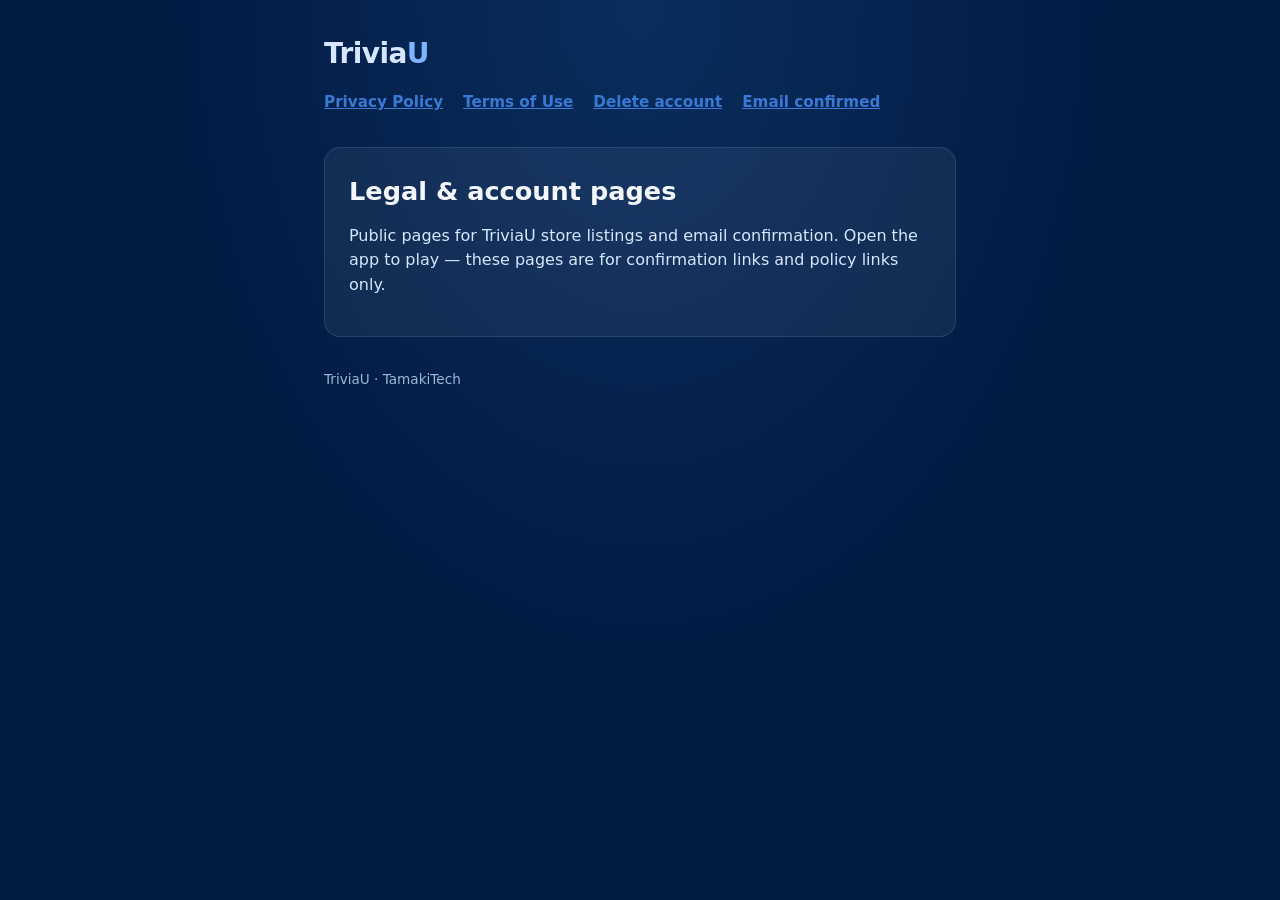
<file: index.html>
<!DOCTYPE html>
<html lang="en">
<head>
  <meta charset="utf-8" />
  <meta name="viewport" content="width=device-width, initial-scale=1" />
  <title>TriviaU</title>
  <link rel="stylesheet" href="styles.css" />
</head>
<body>
  <div class="wrap">
    <p class="brand">Trivia<span>U</span></p>
    <nav class="nav">
      <a href="privacy.html">Privacy Policy</a>
      <a href="terms.html">Terms of Use</a>
      <a href="delete-account.html">Delete account</a>
      <a href="email-confirmed.html">Email confirmed</a>
    </nav>
    <div class="card">
      <h1>Legal &amp; account pages</h1>
      <p>
        Public pages for TriviaU store listings and email confirmation.
        Open the app to play — these pages are for confirmation links and policy links only.
      </p>
    </div>
    <p class="footer">TriviaU · TamakiTech</p>
  </div>
</body>
</html>
</file>
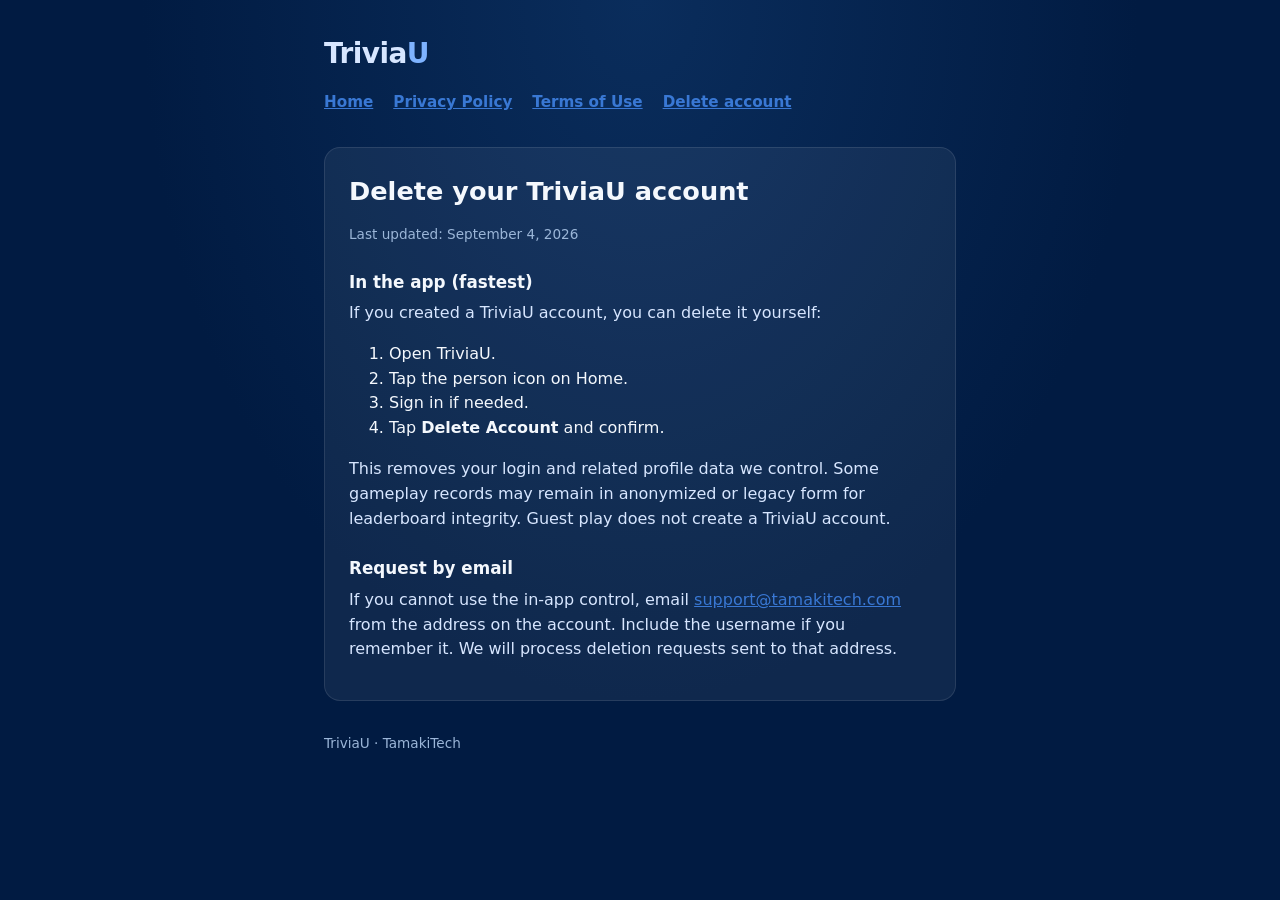
<file: delete-account.html>
<!DOCTYPE html>
<html lang="en">
<head>
  <meta charset="utf-8" />
  <meta name="viewport" content="width=device-width, initial-scale=1" />
  <title>Delete account — TriviaU</title>
  <link rel="stylesheet" href="styles.css" />
</head>
<body>
  <div class="wrap">
    <p class="brand">Trivia<span>U</span></p>
    <nav class="nav">
      <a href="index.html">Home</a>
      <a href="privacy.html">Privacy Policy</a>
      <a href="terms.html">Terms of Use</a>
      <a href="delete-account.html">Delete account</a>
    </nav>
    <div class="card">
      <h1>Delete your TriviaU account</h1>
      <p class="meta">Last updated: September 4, 2026</p>

      <h2>In the app (fastest)</h2>
      <p>If you created a TriviaU account, you can delete it yourself:</p>
      <ol>
        <li>Open TriviaU.</li>
        <li>Tap the person icon on Home.</li>
        <li>Sign in if needed.</li>
        <li>Tap <strong>Delete Account</strong> and confirm.</li>
      </ol>
      <p>This removes your login and related profile data we control. Some gameplay records may remain in anonymized or legacy form for leaderboard integrity. Guest play does not create a TriviaU account.</p>

      <h2>Request by email</h2>
      <p>If you cannot use the in-app control, email <a href="mailto:support@tamakitech.com">support@tamakitech.com</a> from the address on the account. Include the username if you remember it. We will process deletion requests sent to that address.</p>
    </div>
    <p class="footer">TriviaU · TamakiTech</p>
  </div>
</body>
</html>
</file>
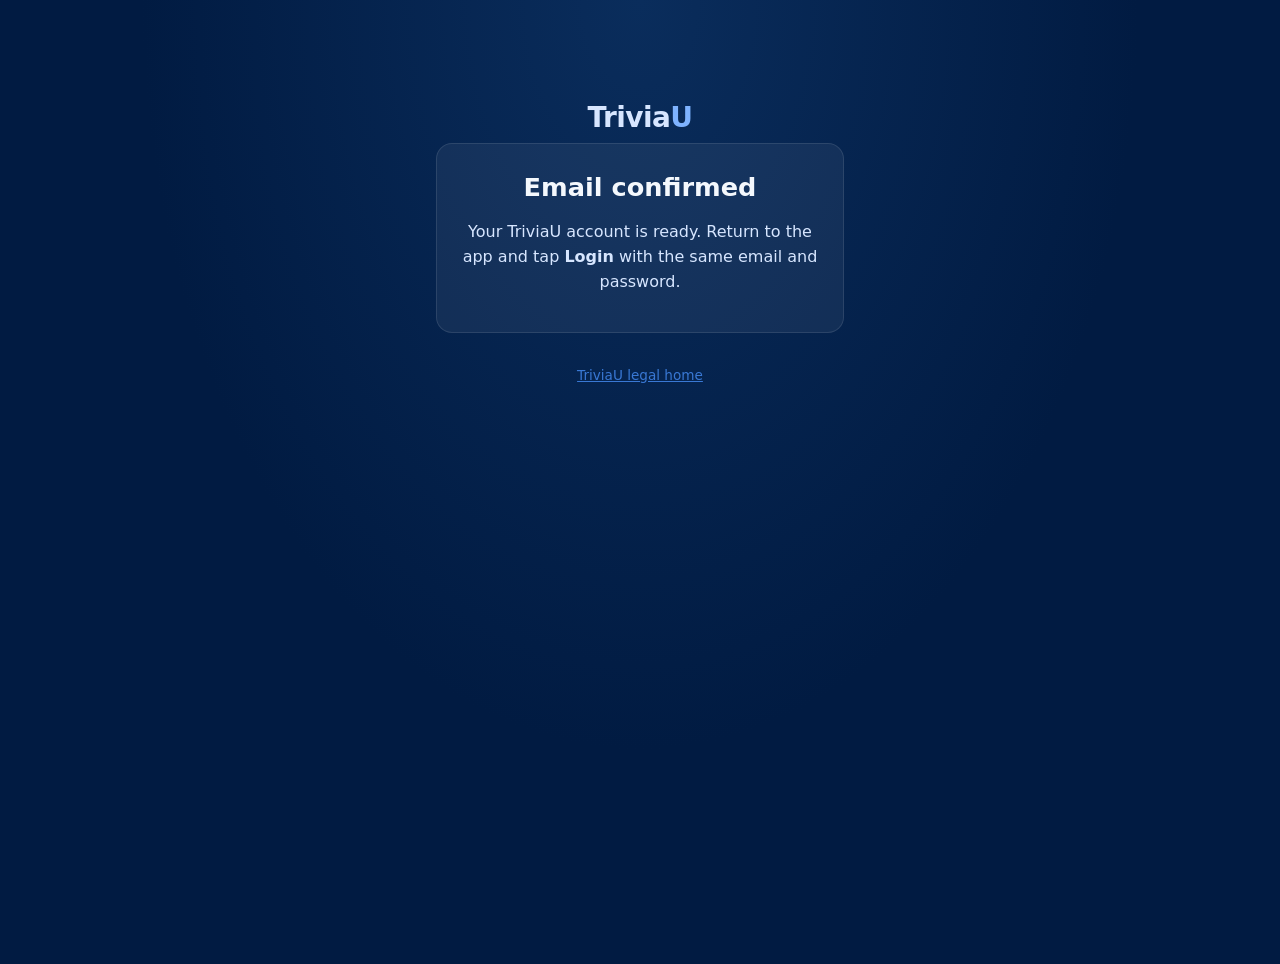
<file: email-confirmed.html>
<!DOCTYPE html>
<html lang="en">
<head>
  <meta charset="utf-8" />
  <meta name="viewport" content="width=device-width, initial-scale=1" />
  <title>Email confirmed — TriviaU</title>
  <link rel="stylesheet" href="styles.css" />
</head>
<body>
  <div class="wrap center-card center">
    <p class="brand">Trivia<span>U</span></p>
    <div class="card">
      <h1>Email confirmed</h1>
      <p>Your TriviaU account is ready. Return to the app and tap <strong>Login</strong> with the same email and password.</p>
    </div>
    <p class="footer"><a href="index.html">TriviaU legal home</a></p>
  </div>
</body>
</html>
</file>
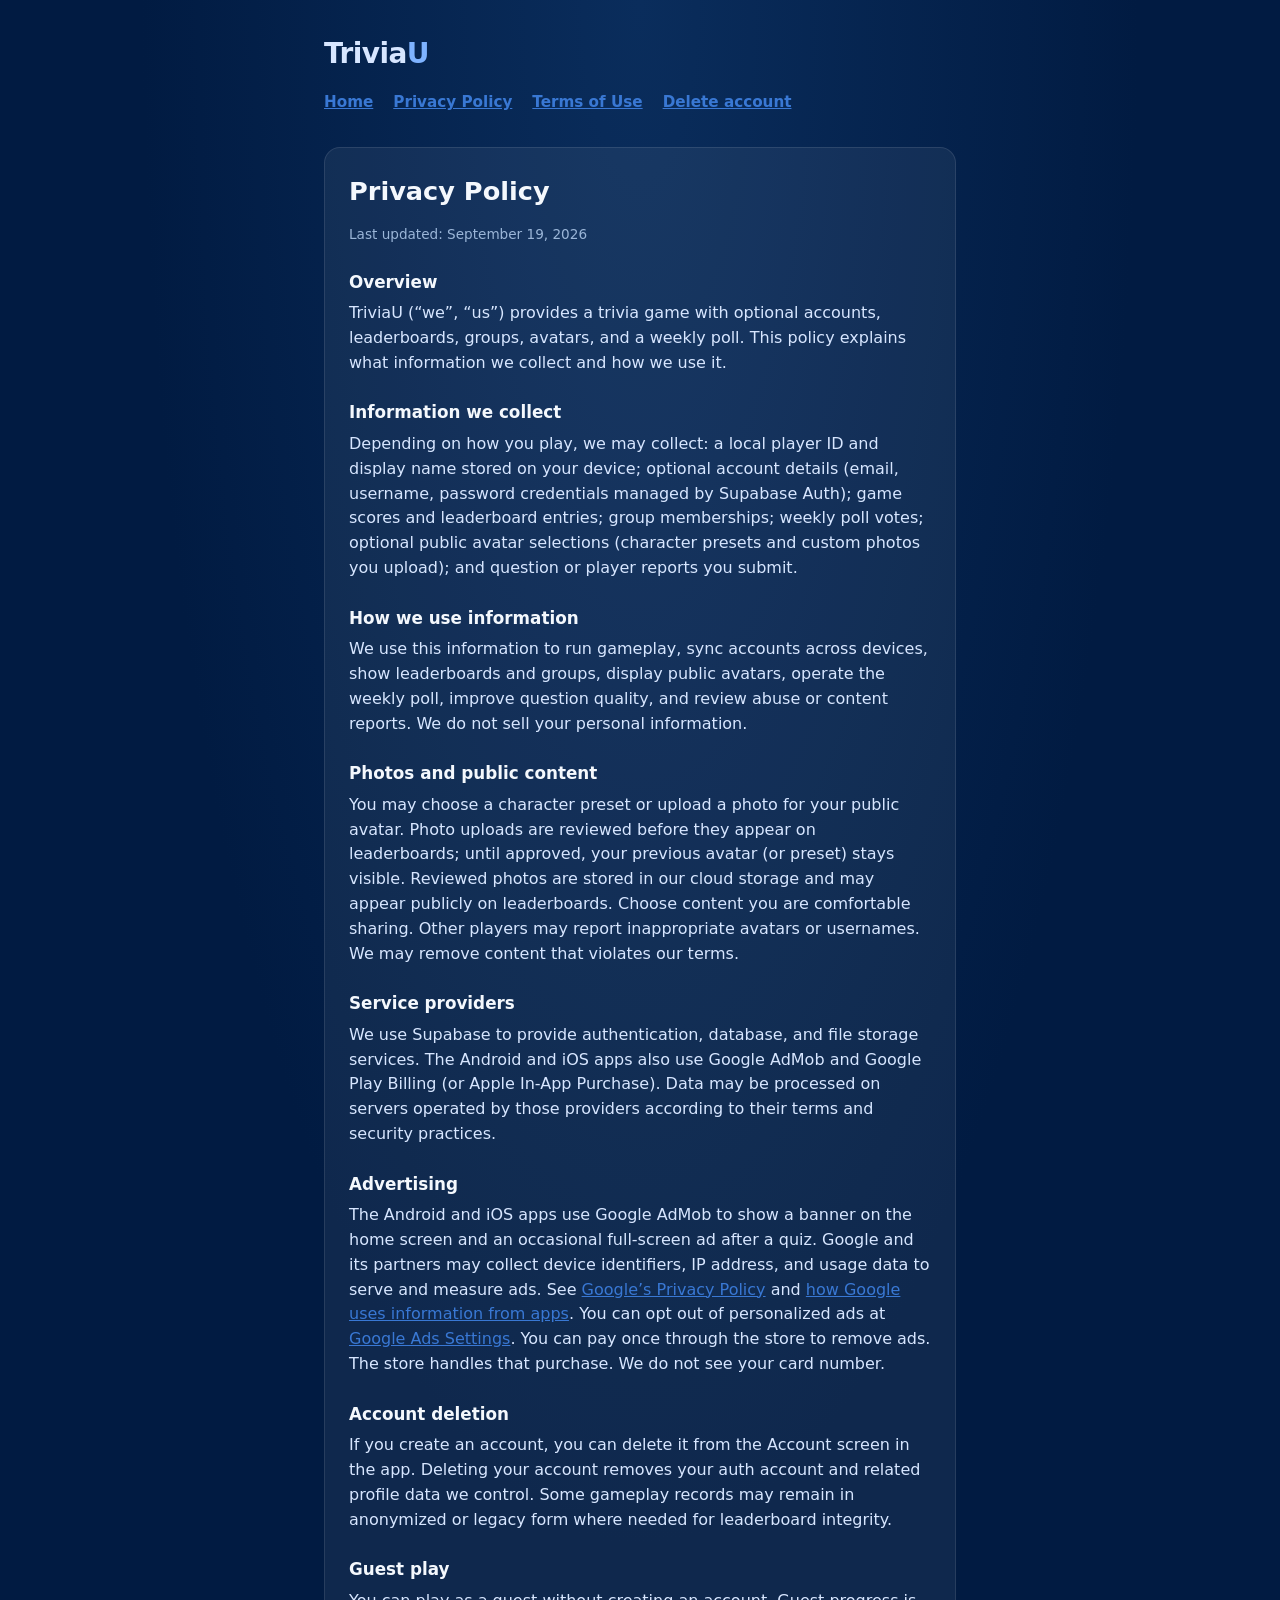
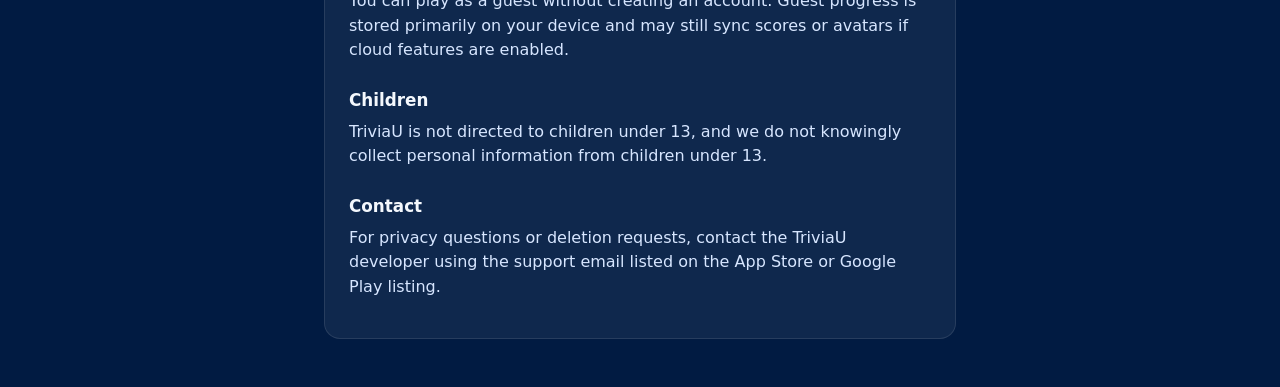
<file: privacy.html>
<!DOCTYPE html>
<html lang="en">
<head>
  <meta charset="utf-8" />
  <meta name="viewport" content="width=device-width, initial-scale=1" />
  <title>Privacy Policy — TriviaU</title>
  <link rel="stylesheet" href="styles.css" />
</head>
<body>
  <div class="wrap">
    <p class="brand">Trivia<span>U</span></p>
    <nav class="nav">
      <a href="index.html">Home</a>
      <a href="privacy.html">Privacy Policy</a>
      <a href="terms.html">Terms of Use</a>
      <a href="delete-account.html">Delete account</a>
    </nav>
    <div class="card">
      <h1>Privacy Policy</h1>
      <p class="meta">Last updated: September 19, 2026</p>

      <h2>Overview</h2>
      <p>TriviaU (“we”, “us”) provides a trivia game with optional accounts, leaderboards, groups, avatars, and a weekly poll. This policy explains what information we collect and how we use it.</p>

      <h2>Information we collect</h2>
      <p>Depending on how you play, we may collect: a local player ID and display name stored on your device; optional account details (email, username, password credentials managed by Supabase Auth); game scores and leaderboard entries; group memberships; weekly poll votes; optional public avatar selections (character presets and custom photos you upload); and question or player reports you submit.</p>

      <h2>How we use information</h2>
      <p>We use this information to run gameplay, sync accounts across devices, show leaderboards and groups, display public avatars, operate the weekly poll, improve question quality, and review abuse or content reports. We do not sell your personal information.</p>

      <h2>Photos and public content</h2>
      <p>You may choose a character preset or upload a photo for your public avatar. Photo uploads are reviewed before they appear on leaderboards; until approved, your previous avatar (or preset) stays visible. Reviewed photos are stored in our cloud storage and may appear publicly on leaderboards. Choose content you are comfortable sharing. Other players may report inappropriate avatars or usernames. We may remove content that violates our terms.</p>

      <h2>Service providers</h2>
      <p>We use Supabase to provide authentication, database, and file storage services. The Android and iOS apps also use Google AdMob and Google Play Billing (or Apple In-App Purchase). Data may be processed on servers operated by those providers according to their terms and security practices.</p>

      <h2>Advertising</h2>
      <p>The Android and iOS apps use Google AdMob to show a banner on the home screen and an occasional full-screen ad after a quiz. Google and its partners may collect device identifiers, IP address, and usage data to serve and measure ads. See <a href="https://policies.google.com/privacy">Google’s Privacy Policy</a> and <a href="https://policies.google.com/technologies/partner-sites">how Google uses information from apps</a>. You can opt out of personalized ads at <a href="https://adssettings.google.com/">Google Ads Settings</a>. You can pay once through the store to remove ads. The store handles that purchase. We do not see your card number.</p>

      <h2>Account deletion</h2>
      <p>If you create an account, you can delete it from the Account screen in the app. Deleting your account removes your auth account and related profile data we control. Some gameplay records may remain in anonymized or legacy form where needed for leaderboard integrity.</p>

      <h2>Guest play</h2>
      <p>You can play as a guest without creating an account. Guest progress is stored primarily on your device and may still sync scores or avatars if cloud features are enabled.</p>

      <h2>Children</h2>
      <p>TriviaU is not directed to children under 13, and we do not knowingly collect personal information from children under 13.</p>

      <h2>Contact</h2>
      <p>For privacy questions or deletion requests, contact the TriviaU developer using the support email listed on the App Store or Google Play listing.</p>
    </div>
  </div>
</body>
</html>
</file>
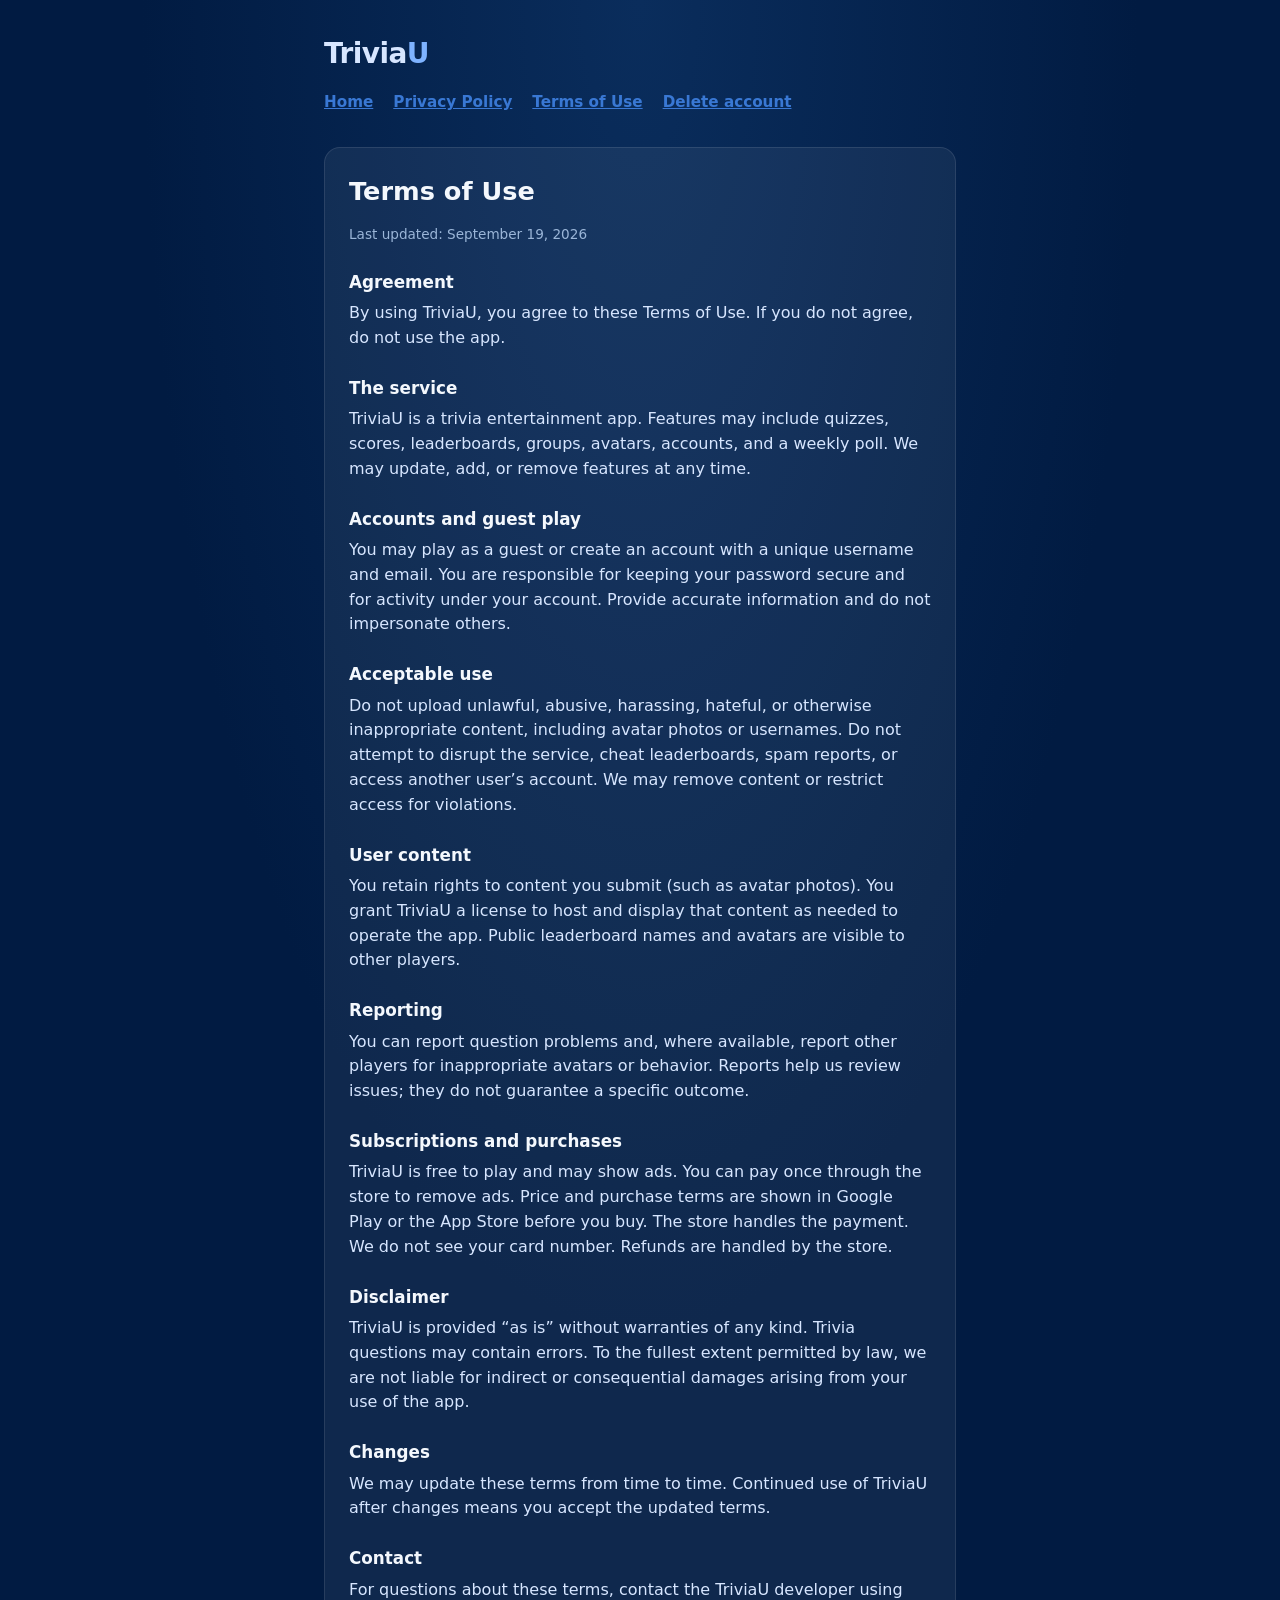
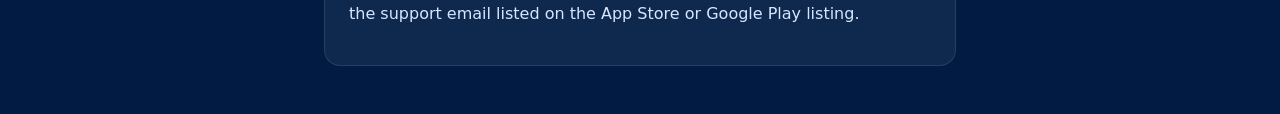
<file: terms.html>
<!DOCTYPE html>
<html lang="en">
<head>
  <meta charset="utf-8" />
  <meta name="viewport" content="width=device-width, initial-scale=1" />
  <title>Terms of Use — TriviaU</title>
  <link rel="stylesheet" href="styles.css" />
</head>
<body>
  <div class="wrap">
    <p class="brand">Trivia<span>U</span></p>
    <nav class="nav">
      <a href="index.html">Home</a>
      <a href="privacy.html">Privacy Policy</a>
      <a href="terms.html">Terms of Use</a>
      <a href="delete-account.html">Delete account</a>
    </nav>
    <div class="card">
      <h1>Terms of Use</h1>
      <p class="meta">Last updated: September 19, 2026</p>

      <h2>Agreement</h2>
      <p>By using TriviaU, you agree to these Terms of Use. If you do not agree, do not use the app.</p>

      <h2>The service</h2>
      <p>TriviaU is a trivia entertainment app. Features may include quizzes, scores, leaderboards, groups, avatars, accounts, and a weekly poll. We may update, add, or remove features at any time.</p>

      <h2>Accounts and guest play</h2>
      <p>You may play as a guest or create an account with a unique username and email. You are responsible for keeping your password secure and for activity under your account. Provide accurate information and do not impersonate others.</p>

      <h2>Acceptable use</h2>
      <p>Do not upload unlawful, abusive, harassing, hateful, or otherwise inappropriate content, including avatar photos or usernames. Do not attempt to disrupt the service, cheat leaderboards, spam reports, or access another user’s account. We may remove content or restrict access for violations.</p>

      <h2>User content</h2>
      <p>You retain rights to content you submit (such as avatar photos). You grant TriviaU a license to host and display that content as needed to operate the app. Public leaderboard names and avatars are visible to other players.</p>

      <h2>Reporting</h2>
      <p>You can report question problems and, where available, report other players for inappropriate avatars or behavior. Reports help us review issues; they do not guarantee a specific outcome.</p>

      <h2>Subscriptions and purchases</h2>
      <p>TriviaU is free to play and may show ads. You can pay once through the store to remove ads. Price and purchase terms are shown in Google Play or the App Store before you buy. The store handles the payment. We do not see your card number. Refunds are handled by the store.</p>

      <h2>Disclaimer</h2>
      <p>TriviaU is provided “as is” without warranties of any kind. Trivia questions may contain errors. To the fullest extent permitted by law, we are not liable for indirect or consequential damages arising from your use of the app.</p>

      <h2>Changes</h2>
      <p>We may update these terms from time to time. Continued use of TriviaU after changes means you accept the updated terms.</p>

      <h2>Contact</h2>
      <p>For questions about these terms, contact the TriviaU developer using the support email listed on the App Store or Google Play listing.</p>
    </div>
  </div>
</body>
</html>
</file>
<file: styles.css>
:root {
  --navy: #011B42;
  --navy-mid: #0a2d5c;
  --text: #f4f8fd;
  --muted: #d7e6ff;
  --accent: #3978d4;
  --card: rgba(255, 255, 255, 0.06);
}

* {
  box-sizing: border-box;
}

body {
  margin: 0;
  min-height: 100vh;
  font-family: "Segoe UI", system-ui, -apple-system, sans-serif;
  background:
    radial-gradient(ellipse at top, #0a2d5c 0%, var(--navy) 55%),
    var(--navy);
  color: var(--text);
  line-height: 1.55;
}

a {
  color: var(--accent);
}

.wrap {
  max-width: 42rem;
  margin: 0 auto;
  padding: 2rem 1.25rem 3rem;
}

.brand {
  font-size: 1.75rem;
  font-weight: 800;
  letter-spacing: -0.02em;
  margin: 0 0 0.25rem;
}

.brand span {
  color: #7eb3ff;
}

.nav {
  display: flex;
  flex-wrap: wrap;
  gap: 0.75rem 1.25rem;
  margin: 1rem 0 2rem;
  font-size: 0.95rem;
  font-weight: 600;
}

.card {
  background: var(--card);
  border: 1px solid rgba(255, 255, 255, 0.1);
  border-radius: 16px;
  padding: 1.5rem;
}

h1 {
  font-size: 1.6rem;
  margin: 0 0 0.75rem;
}

h2 {
  font-size: 1.05rem;
  margin: 1.5rem 0 0.4rem;
}

p {
  color: var(--muted);
  margin: 0 0 0.85rem;
}

.meta {
  font-size: 0.85rem;
  color: #9bb6d8;
  margin-bottom: 1.25rem;
}

.center {
  text-align: center;
}

.center-card {
  max-width: 28rem;
  margin: 4rem auto;
}

.footer {
  margin-top: 2rem;
  font-size: 0.85rem;
  color: #9bb6d8;
}
</file>
